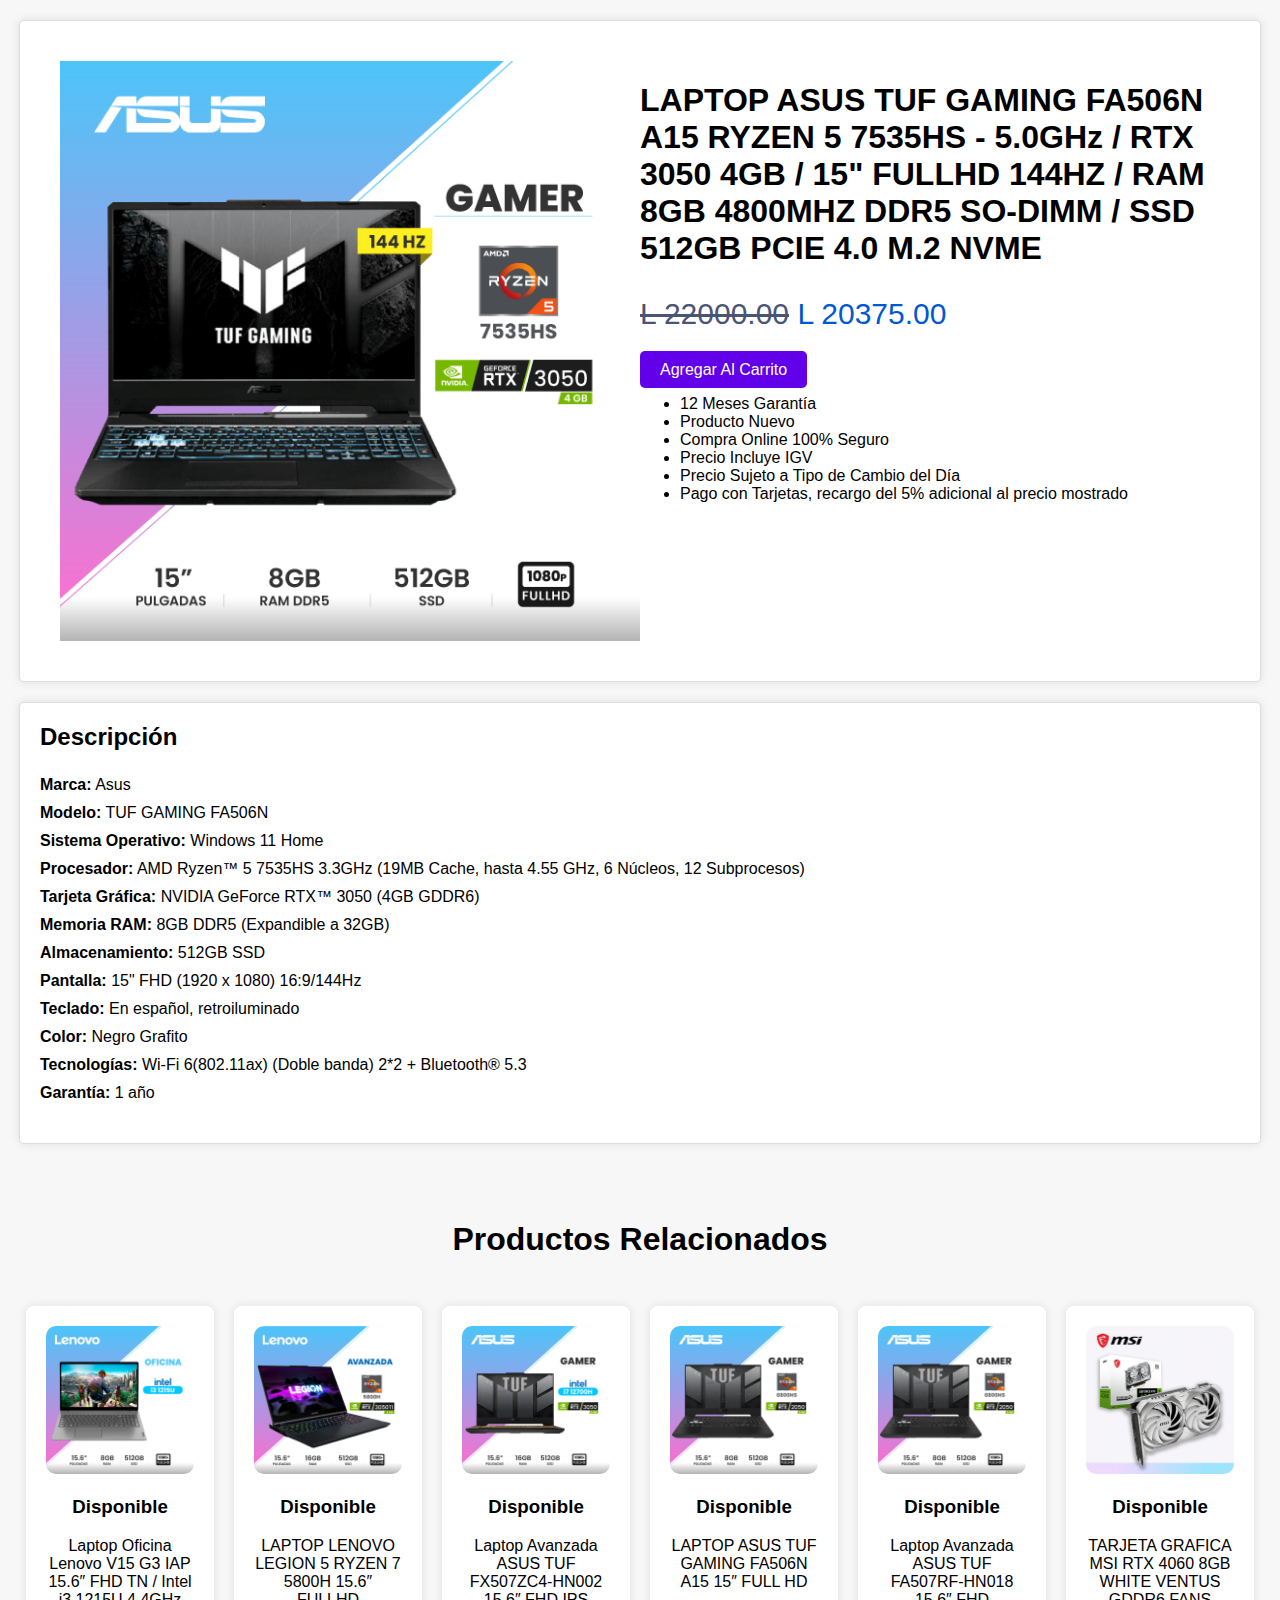
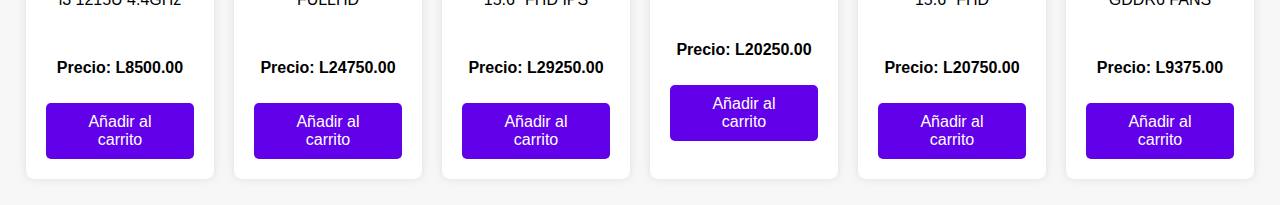
<file: prueba1/Tienda Virtual/LpAsusTuf 506n.html>
<!DOCTYPE html>
<html lang="es">
<head>
    <meta charset="UTF-8">
    <meta name="viewport" content="width=device-width, initial-scale=1.0">
    <title>Producto</title>
    <style>
        body {
            font-family: Arial, sans-serif;
            margin: 0;
            padding: 0;
            background-color: #f7f7f7;
        }
        .container, .description {
            max-width: 1200px;
            margin: 20px auto;
            background: #fff;
            border: 1px solid #ddd;
            border-radius: 5px;
            box-shadow: 0 0 10px rgba(0,0,0,0.1);
            overflow: hidden;
            padding: 20px;
        }
       .container {
    max-width: 1200px;
    margin: 20px auto;
    background: #fff;
    border: 1px solid #ddd;
    border-radius: 5px;
    box-shadow: 0 0 10px rgba(0,0,0,0.1);
    overflow: hidden;
    display: flex;
    flex-direction: column; /* Cambio a columna por defecto */
}

.left, .right {
    padding: 20px;
}

.left img {
    max-width: 100%;
    height: auto;
    display: block; /* Para evitar espacios vacíos debajo de la imagen */
    margin: 0 auto; /* Centra la imagen */
}

.right {
    text-align: center; /* Centra el texto */
}

/* Media queries */
@media screen and (min-width: 768px) {
    .container {
        flex-direction: row; /* Cambia a fila cuando la pantalla es más grande */
    }
    .left, .right {
        flex: 1; /* Ambos ocupan el mismo espacio */
    }
    .left {
        padding-right: 0; /* Quita el padding derecho de la imagen */
    }
    .right {
        padding-left: 0; /* Quita el padding izquierdo del texto */
        text-align: left; /* Alinea el texto a la izquierda */
    }
}


@media (max-width: 480px) {
    .product {
        width: calc(100% - 40px); /* Un producto por fila con un pequeño espacio en los lados */
        margin-left: 20px;
        margin-right: 20px;
    }
}

		
		
		
        .description {
            padding: 20px;
        }
        .description h2 {
            margin-top: 0;
        }
        .description ul {
            list-style: none;
            padding: 0;
        }
        .description li {
            padding: 5px 0;
        }
        .description li span {
            font-weight: bold;
        }
		
		.add-to-cart {
    background-color: #6200ea;
    color: white;
    padding: 10px 20px;
    border: none;
    border-radius: 5px;
    font-size: 16px;
    cursor: pointer;
    transition: background-color 0.3s ease;
    margin-top: 10px;
	text-decoration: none; /* Quita la línea de abajo */
}

.add-to-cart:hover {
    background-color: #3700b3;
}

#products {
	
    display: flex;
    flex-wrap: wrap;
    padding: 1rem;
    justify-content: space-between; /* Añadido para espaciar elementos */
}

.product {
    background-color: #fff;
    border-radius: 8px;
    box-shadow: 0 0 10px rgba(0, 0, 0, 0.1);
    margin: 10px;
    padding: 20px;
    width: calc(100% / 6 - 20px); /* 6 productos por fila */
    text-align: center;
    box-sizing: border-box;
}

.product img {
    width: 100%;
    border-radius: 10px;
}

/* Media queries for responsiveness */
@media (max-width: 1200px) {
    .product {
        width: calc(100% / 3 - 20px); /* 3 productos por fila */
    }
}

@media (max-width: 768px) {
    .product {
        width: calc(100% / 2 - 20px); /* 2 productos por fila */
    }
}

@media (max-width: 480px) {
    .product {
        width: 100%; /* 1 producto por fila */
    }
}


#cart {
    margin-top: 2rem;
    padding: 1rem;
    background-color: #fff;
    border: 1px solid #ddd;
    border-radius: 5px;
}

#cart-items {
    list-style: none;
    padding: 0;
}

#cart-items li {
    display: flex;
    justify-content: space-between;
    margin-bottom: 0.5rem;
}

.encabezadoimg {
    width: 100%;
    height: 500px;
}
    </style>
</head>
<body>
    <div class="container">
        <div class="left">
            <img src="Img/NOTEBOOK-ASUS-TUF-GAMING-A15-1.png" alt="Laptop ASUS TUF Gaming">
        </div>
        <div class="right">
            <h1>LAPTOP ASUS TUF GAMING FA506N A15 RYZEN 5 7535HS - 5.0GHz / RTX 3050 4GB / 15" FULLHD 144HZ / RAM 8GB 4800MHZ DDR5 SO-DIMM / SSD 512GB PCIE 4.0 M.2 NVME</h1>
		<div class="price-container">
            <p style="font-size: 30px; color:#0058d2;"><del style="color: #4a5576;">L 22000.00</del> <span style="font-size: 30px;">    L 20375.00</span></p>
        </div>
            <a href="#" class="add-to-cart">Agregar Al Carrito</a>
            <ul>
                <li>12 Meses Garantía</li>
                <li>Producto Nuevo</li>
                <li>Compra Online 100% Seguro</li>
                <li>Precio Incluye IGV</li>
                <li>Precio Sujeto a Tipo de Cambio del Día</li>
                <li>Pago con Tarjetas, recargo del 5% adicional al precio mostrado</li>
            </ul>
        </div>
    </div>

    <div class="description">
        <h2>Descripción</h2>
        <ul>
            <li><span>Marca:</span> Asus</li>
            <li><span>Modelo:</span> TUF GAMING FA506N</li>
            <li><span>Sistema Operativo:</span> Windows 11 Home</li>
            <li><span>Procesador:</span> AMD Ryzen™ 5 7535HS 3.3GHz (19MB Cache, hasta 4.55 GHz, 6 Núcleos, 12 Subprocesos)</li>
            <li><span>Tarjeta Gráfica:</span> NVIDIA GeForce RTX™ 3050 (4GB GDDR6)</li>
            <li><span>Memoria RAM:</span> 8GB DDR5 (Expandible a 32GB)</li>
            <li><span>Almacenamiento:</span> 512GB SSD</li>
            <li><span>Pantalla:</span> 15" FHD (1920 x 1080) 16:9/144Hz</li>
            <li><span>Teclado:</span> En español, retroiluminado</li>
            <li><span>Color:</span> Negro Grafito</li>
            <li><span>Tecnologías:</span> Wi-Fi 6(802.11ax) (Doble banda) 2*2 + Bluetooth® 5.3</li>
            <li><span>Garantía:</span> 1 año</li>
        </ul>
    </div>
	<br>
		<br>
		<h1 style="text-align: center">Productos Relacionados</h1>
        <section id="products">
            <div class="product" id="product1">
                <img src="Img/NOTEBOOK-LENOVO-V15-G3-IAP-15.6-82TT00EALM.png" alt="Producto 1">
                <h3>Disponible</h3>
				<p>Laptop Oficina Lenovo V15 G3 IAP 15.6″ FHD TN / Intel i3 1215U 4.4GHz </p>
				<br>
                <p><B>Precio: L8500.00</B></p>
                <button class="add-to-cart" data-product-id="1" data-product-name="Laptop Oficina Lenovo V15">Añadir al carrito</button>
            </div>
            <div class="product" id="product2">
                <img src="Img/82JW00Q5LM-LAPTOP-LENOVO-LEGION-5-15.6-FHD-IPS-AMD-RYZEN-7-5800H-3.2-4.4GHZ-16GB-DDR4-3200MHZ.png" alt="Producto 2">
				<h3>Disponible</h3>
                <p>LAPTOP LENOVO LEGION 5 RYZEN 7 5800H 15.6″ FULLHD</p>
				<br>
                <p><b>Precio: L24750.00</b></p>
                <button class="add-to-cart" data-product-id="2" data-product-name="LAPTOP LENOVO LEGION 5">Añadir al carrito</button>
            </div>
            <div class="product" id="product3">
                <img src="Img/NOTEBOOK-ASUS-FX507ZC4-HN002-15.6-90NR0GW1-M001F0.png" alt="Producto 1">
                <h3>Disponible</h3>
				<p>Laptop Avanzada ASUS TUF FX507ZC4-HN002 15.6″ FHD IPS</p>
				<br>
                <p><b>Precio: L29250.00</b></p>
                <button class="add-to-cart" data-product-id="3" data-product-name="Laptop Avanzada ASUS TUF FX507ZC4">Añadir al carrito</button>
            </div>
            <div class="product" id="product4">
                <img src="Img/NOTEBOOK-ASUS-FA507RF-HN018-15.6-90NR0HA1-M003Y0.png" alt="Producto 2">
				<h3>Disponible</h3>
                <p>LAPTOP ASUS TUF GAMING FA506N A15 15″ FULL HD</p>
				<br>
                <p><b>Precio: L20250.00</b></p>
                <button class="add-to-cart" data-product-id="4" data-product-name="LAPTOP ASUS TUF GAMING A15">Añadir al carrito</button>
            </div>
			<div class="product" id="product5">
                <img src="Img/NOTEBOOK-ASUS-FA507RF-HN018-15.6-90NR0HA1-M003Y0.png" alt="Producto 1">
                <h3>Disponible</h3>
				<p>Laptop Avanzada ASUS TUF FA507RF-HN018 15.6″ FHD</p>
				<br>
                <p><b>Precio: L20750.00</b></p>
                <button class="add-to-cart" data-product-id="5" data-product-name="Laptop Avanzada ASUS TUF FA507RF">Añadir al carrito</button>
            </div>
            <div class="product" id="product6">
                <img src="Img/RTX-4060-8gb-msi-ventus-x2-white.png">
				<h3>Disponible</h3>
                <p>TARJETA GRAFICA MSI RTX 4060 8GB WHITE VENTUS GDDR6 FANS</p>
				<br>
                <p><b>Precio: L9375.00</b></p>
                <button class="add-to-cart" data-product-id="6" data-product-name="TARJETA GRAFICA MSI RTX 4060">Añadir al carrito</button>
            </div>
        </section>
	<script src="scripts.js"></script>
</body>
</html>
</file>
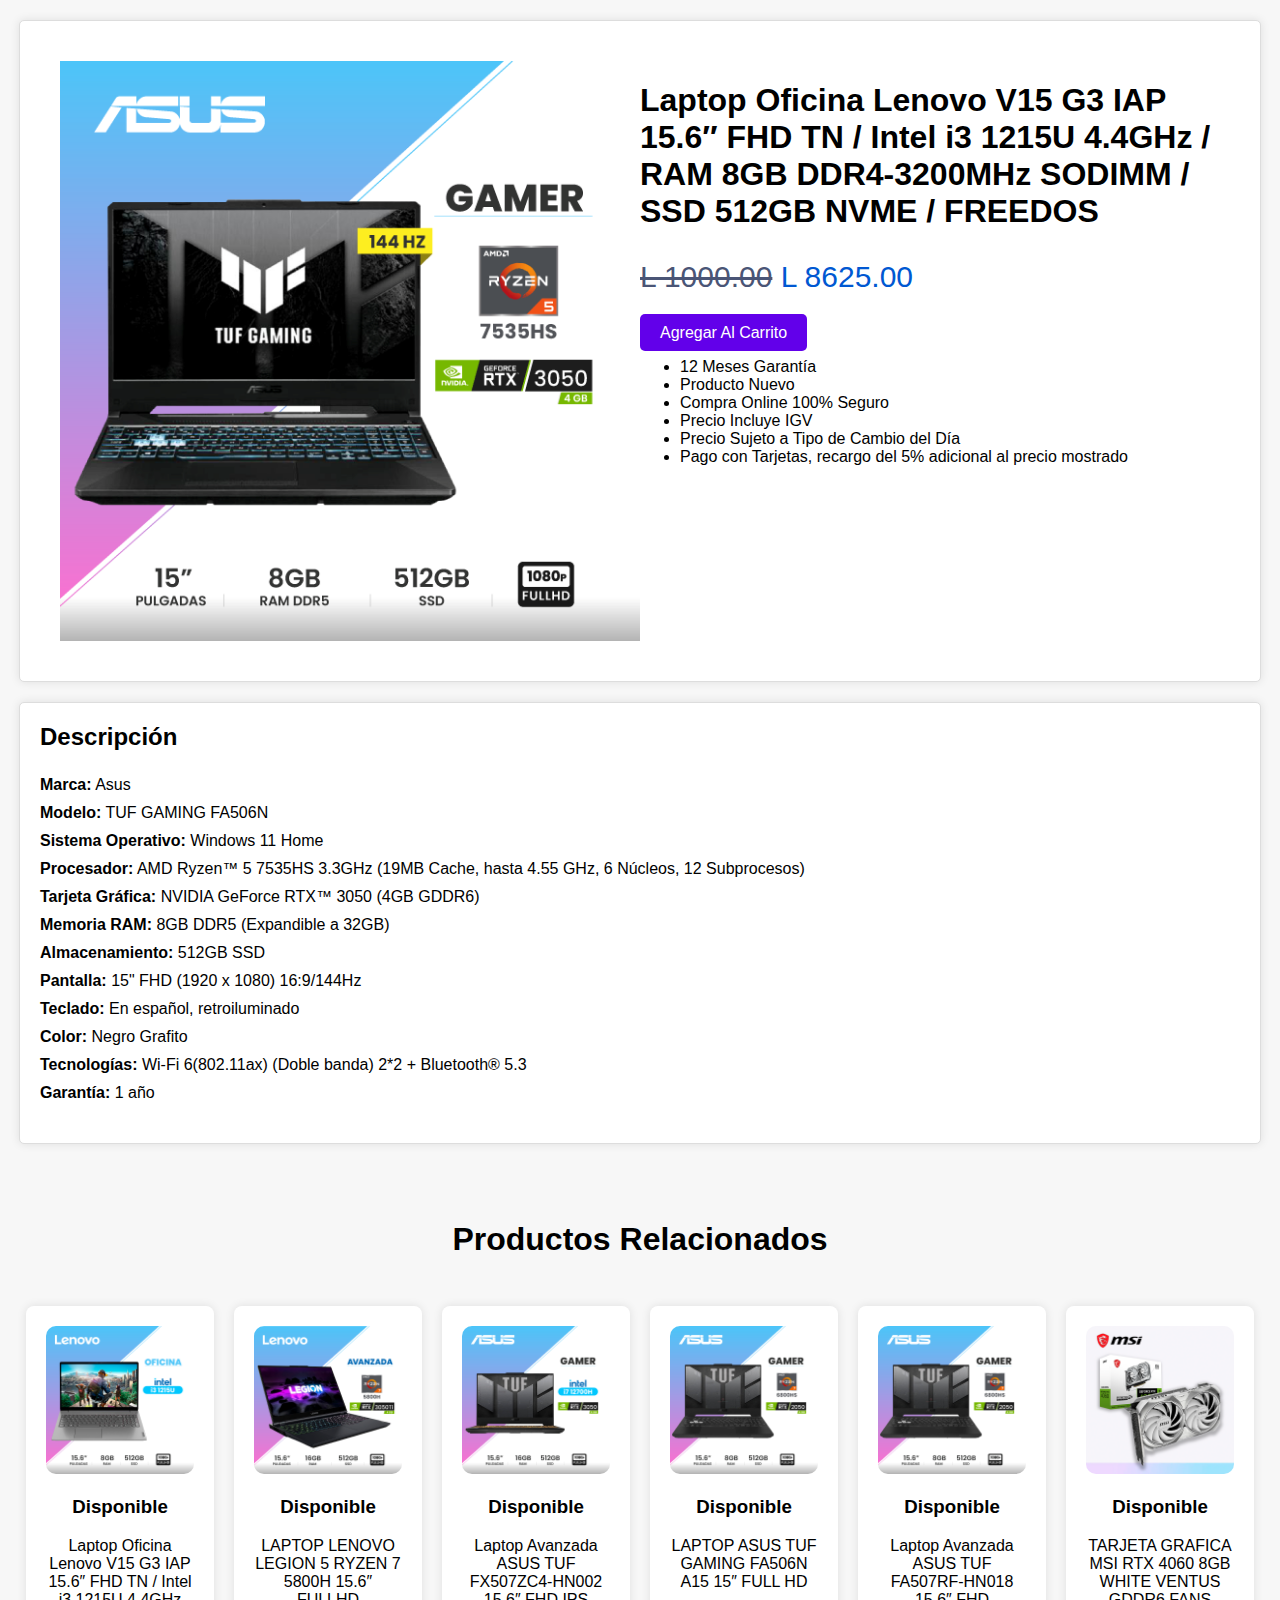
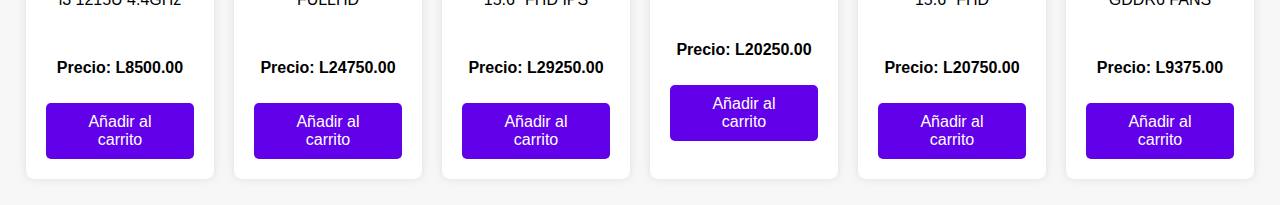
<file: prueba1/Tienda Virtual/LpLenovov15.html>
<!DOCTYPE html>
<html lang="es">
<head>
    <meta charset="UTF-8">
    <meta name="viewport" content="width=device-width, initial-scale=1.0">
    <title>Producto</title>
    <style>
        body {
            font-family: Arial, sans-serif;
            margin: 0;
            padding: 0;
            background-color: #f7f7f7;
        }
        .container, .description {
            max-width: 1200px;
            margin: 20px auto;
            background: #fff;
            border: 1px solid #ddd;
            border-radius: 5px;
            box-shadow: 0 0 10px rgba(0,0,0,0.1);
            overflow: hidden;
            padding: 20px;
        }
       .container {
    max-width: 1200px;
    margin: 20px auto;
    background: #fff;
    border: 1px solid #ddd;
    border-radius: 5px;
    box-shadow: 0 0 10px rgba(0,0,0,0.1);
    overflow: hidden;
    display: flex;
    flex-direction: column; /* Cambio a columna por defecto */
}

.left, .right {
    padding: 20px;
}

.left img {
    max-width: 100%;
    height: auto;
    display: block; /* Para evitar espacios vacíos debajo de la imagen */
    margin: 0 auto; /* Centra la imagen */
}

.right {
    text-align: center; /* Centra el texto */
}

/* Media queries */
@media screen and (min-width: 768px) {
    .container {
        flex-direction: row; /* Cambia a fila cuando la pantalla es más grande */
    }
    .left, .right {
        flex: 1; /* Ambos ocupan el mismo espacio */
    }
    .left {
        padding-right: 0; /* Quita el padding derecho de la imagen */
    }
    .right {
        padding-left: 0; /* Quita el padding izquierdo del texto */
        text-align: left; /* Alinea el texto a la izquierda */
    }
}


@media (max-width: 480px) {
    .product {
        width: calc(100% - 40px); /* Un producto por fila con un pequeño espacio en los lados */
        margin-left: 20px;
        margin-right: 20px;
    }
}

		
		
		
        .description {
            padding: 20px;
        }
        .description h2 {
            margin-top: 0;
        }
        .description ul {
            list-style: none;
            padding: 0;
        }
        .description li {
            padding: 5px 0;
        }
        .description li span {
            font-weight: bold;
        }
		
		.add-to-cart {
    background-color: #6200ea;
    color: white;
    padding: 10px 20px;
    border: none;
    border-radius: 5px;
    font-size: 16px;
    cursor: pointer;
    transition: background-color 0.3s ease;
    margin-top: 10px;
	text-decoration: none; /* Quita la línea de abajo */
}

.add-to-cart:hover {
    background-color: #3700b3;
}

#products {
	
    display: flex;
    flex-wrap: wrap;
    padding: 1rem;
    justify-content: space-between; /* Añadido para espaciar elementos */
}

.product {
    background-color: #fff;
    border-radius: 8px;
    box-shadow: 0 0 10px rgba(0, 0, 0, 0.1);
    margin: 10px;
    padding: 20px;
    width: calc(100% / 6 - 20px); /* 6 productos por fila */
    text-align: center;
    box-sizing: border-box;
}

.product img {
    width: 100%;
    border-radius: 10px;
}

/* Media queries for responsiveness */
@media (max-width: 1200px) {
    .product {
        width: calc(100% / 3 - 20px); /* 3 productos por fila */
    }
}

@media (max-width: 768px) {
    .product {
        width: calc(100% / 2 - 20px); /* 2 productos por fila */
    }
}

@media (max-width: 480px) {
    .product {
        width: 100%; /* 1 producto por fila */
    }
}


#cart {
    margin-top: 2rem;
    padding: 1rem;
    background-color: #fff;
    border: 1px solid #ddd;
    border-radius: 5px;
}

#cart-items {
    list-style: none;
    padding: 0;
}

#cart-items li {
    display: flex;
    justify-content: space-between;
    margin-bottom: 0.5rem;
}

.encabezadoimg {
    width: 100%;
    height: 500px;
}
    </style>
</head>
<body>
    <div class="container">
        <div class="left">
            <img src="Img/NOTEBOOK-ASUS-TUF-GAMING-A15-1.png" alt="Laptop ASUS TUF Gaming">
        </div>
        <div class="right">
            <h1>Laptop Oficina Lenovo V15 G3 IAP 15.6″ FHD TN / Intel i3 1215U 4.4GHz / RAM 8GB DDR4-3200MHz SODIMM / SSD 512GB NVME / FREEDOS</h1>
		<div class="price-container">
            <p style="font-size: 30px; color:#0058d2;"><del style="color: #4a5576;">L 1000.00</del> <span style="font-size: 30px;">    L 8625.00</span></p>
        </div>
            <a href="#" class="add-to-cart">Agregar Al Carrito</a>
            <ul>
                <li>12 Meses Garantía</li>
                <li>Producto Nuevo</li>
                <li>Compra Online 100% Seguro</li>
                <li>Precio Incluye IGV</li>
                <li>Precio Sujeto a Tipo de Cambio del Día</li>
                <li>Pago con Tarjetas, recargo del 5% adicional al precio mostrado</li>
            </ul>
        </div>
    </div>

    <div class="description">
        <h2>Descripción</h2>
        <ul>
            <li><span>Marca:</span> Asus</li>
            <li><span>Modelo:</span> TUF GAMING FA506N</li>
            <li><span>Sistema Operativo:</span> Windows 11 Home</li>
            <li><span>Procesador:</span> AMD Ryzen™ 5 7535HS 3.3GHz (19MB Cache, hasta 4.55 GHz, 6 Núcleos, 12 Subprocesos)</li>
            <li><span>Tarjeta Gráfica:</span> NVIDIA GeForce RTX™ 3050 (4GB GDDR6)</li>
            <li><span>Memoria RAM:</span> 8GB DDR5 (Expandible a 32GB)</li>
            <li><span>Almacenamiento:</span> 512GB SSD</li>
            <li><span>Pantalla:</span> 15" FHD (1920 x 1080) 16:9/144Hz</li>
            <li><span>Teclado:</span> En español, retroiluminado</li>
            <li><span>Color:</span> Negro Grafito</li>
            <li><span>Tecnologías:</span> Wi-Fi 6(802.11ax) (Doble banda) 2*2 + Bluetooth® 5.3</li>
            <li><span>Garantía:</span> 1 año</li>
        </ul>
    </div>
	<br>
		<br>
		<h1 style="text-align: center">Productos Relacionados</h1>
        <section id="products">
            <div class="product" id="product1">
                <img src="Img/NOTEBOOK-LENOVO-V15-G3-IAP-15.6-82TT00EALM.png" alt="Producto 1">
                <h3>Disponible</h3>
				<p>Laptop Oficina Lenovo V15 G3 IAP 15.6″ FHD TN / Intel i3 1215U 4.4GHz </p>
				<br>
                <p><B>Precio: L8500.00</B></p>
                <button class="add-to-cart" data-product-id="1" data-product-name="Laptop Oficina Lenovo V15">Añadir al carrito</button>
            </div>
            <div class="product" id="product2">
                <img src="Img/82JW00Q5LM-LAPTOP-LENOVO-LEGION-5-15.6-FHD-IPS-AMD-RYZEN-7-5800H-3.2-4.4GHZ-16GB-DDR4-3200MHZ.png" alt="Producto 2">
				<h3>Disponible</h3>
                <p>LAPTOP LENOVO LEGION 5 RYZEN 7 5800H 15.6″ FULLHD</p>
				<br>
                <p><b>Precio: L24750.00</b></p>
                <button class="add-to-cart" data-product-id="2" data-product-name="LAPTOP LENOVO LEGION 5">Añadir al carrito</button>
            </div>
            <div class="product" id="product3">
                <img src="Img/NOTEBOOK-ASUS-FX507ZC4-HN002-15.6-90NR0GW1-M001F0.png" alt="Producto 1">
                <h3>Disponible</h3>
				<p>Laptop Avanzada ASUS TUF FX507ZC4-HN002 15.6″ FHD IPS</p>
				<br>
                <p><b>Precio: L29250.00</b></p>
                <button class="add-to-cart" data-product-id="3" data-product-name="Laptop Avanzada ASUS TUF FX507ZC4">Añadir al carrito</button>
            </div>
            <div class="product" id="product4">
                <img src="Img/NOTEBOOK-ASUS-FA507RF-HN018-15.6-90NR0HA1-M003Y0.png" alt="Producto 2">
				<h3>Disponible</h3>
                <p>LAPTOP ASUS TUF GAMING FA506N A15 15″ FULL HD</p>
				<br>
                <p><b>Precio: L20250.00</b></p>
                <button class="add-to-cart" data-product-id="4" data-product-name="LAPTOP ASUS TUF GAMING A15">Añadir al carrito</button>
            </div>
			<div class="product" id="product5">
                <img src="Img/NOTEBOOK-ASUS-FA507RF-HN018-15.6-90NR0HA1-M003Y0.png" alt="Producto 1">
                <h3>Disponible</h3>
				<p>Laptop Avanzada ASUS TUF FA507RF-HN018 15.6″ FHD</p>
				<br>
                <p><b>Precio: L20750.00</b></p>
                <button class="add-to-cart" data-product-id="5" data-product-name="Laptop Avanzada ASUS TUF FA507RF">Añadir al carrito</button>
            </div>
            <div class="product" id="product6">
                <img src="Img/RTX-4060-8gb-msi-ventus-x2-white.png">
				<h3>Disponible</h3>
                <p>TARJETA GRAFICA MSI RTX 4060 8GB WHITE VENTUS GDDR6 FANS</p>
				<br>
                <p><b>Precio: L9375.00</b></p>
                <button class="add-to-cart" data-product-id="6" data-product-name="TARJETA GRAFICA MSI RTX 4060">Añadir al carrito</button>
            </div>
        </section>
	<script src="scripts.js"></script>
</body>
</html>
</file>
